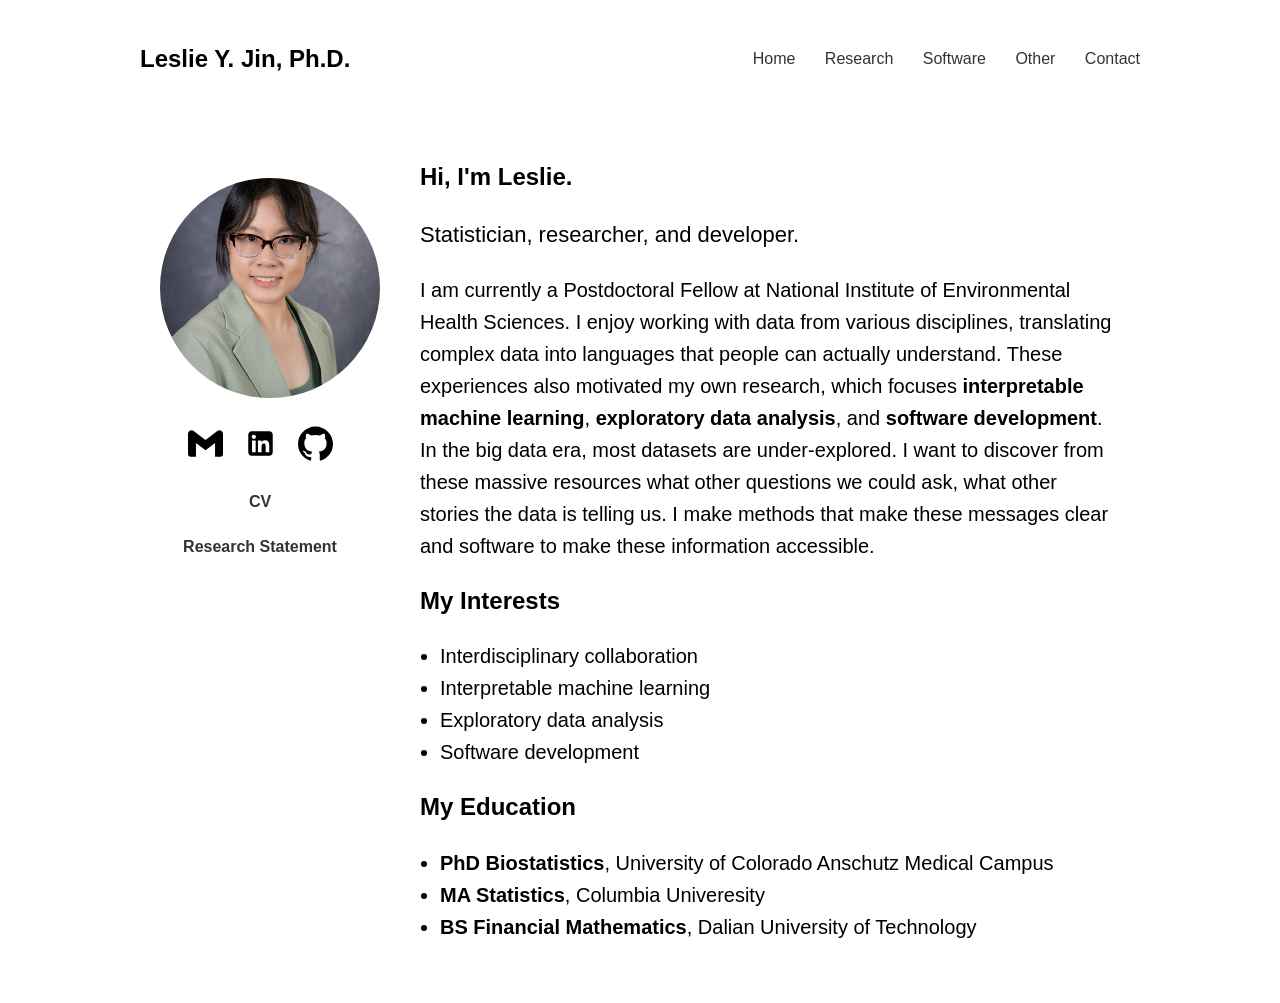
<file: index.html>
<!DOCTYPE html>
<html>
<head>
    <title>Leslie Y. Jin</title>
    <link rel="stylesheet" href="style.css">
</head>

<body>

    <nav>
        <div class="site-name">
            Leslie Y. Jin, Ph.D.
        </div>

        <div class="nav-links">
            <a href="index.html">Home</a>
            <a href="research.html">Research</a>
            <a href="software.html">Software</a>
            <a href="other.html">Other</a>
            <a href="contact.html">Contact</a>
        </div>
    </nav>


    <div class="container">

    <div class="side-bar">
        
        <div class="hero-image">

            <img src="Images/PHOTO.jpeg"
                alt="A photo of me">
        </div>

        <div class="social-icons">

            <a href="mailto:leslieyjin2465@gmail.com">
                <img src="Images/gmail.svg" alt="Email">
            </a>

            <a href="https://www.linkedin.com/in/yingjin2465" target="_blank">
                <img src="Images/linkedin.svg" alt="LinkedIn">
            </a>

            <a href="https://github.com/leslieyjin" target="_blank">
                <img src="Images/github.svg" alt="GitHub">
            </a>

        </div>  
            
        <div class="documents">
            <a href="Files/Curriculum_Vitae.pdf" target="_blank">CV</a>
        </div>

        <div class="documents">
            <a href="Files/Research_Statement.pdf" target="_blank">Research Statement</a>
        </div>

    </div>

     <div class="main-panel">


        <div class="hero-text">

                <h2>Hi, I'm Leslie.</h2>

                <p class="subtitle">
                    Statistician, researcher, and developer.
                </p>

                <p>
                    I am currently a Postdoctoral Fellow at National Institute of Environmental Health Sciences. 
                    I enjoy working with data from various disciplines, 
                    translating complex data into languages that people can actually understand. 
                    These experiences also motivated my own research, which focuses <strong>interpretable machine learning</strong>, 
                    <strong>exploratory data analysis</strong>, and <strong>software development</strong>. 
                    In the big data era, most datasets are under-explored.
                    I want to discover from these massive resources what other questions we could ask,
                    what other stories the data is telling us. 
                    I make methods that make these messages clear and software to make these information accessible. 
                </p>
            </div>
    

            <div class="hero-text">
                <h2>My Interests</h2>
                    <ul>
                        <li>Interdisciplinary collaboration</li>
                        <li>Interpretable machine learning</li>
                        <li>Exploratory data analysis</li>
                        <li>Software development</li>
                    </ul>
            </div>

            <div class="hero-text">
                <h2>My Education</h2>

                <ul>
                    <li><strong>PhD Biostatistics</strong>, University of Colorado Anschutz Medical Campus</li>
                    <li><strong>MA Statistics</strong>, Columbia Univeresity</li>
                    <li><strong>BS Financial Mathematics</strong>, Dalian University of Technology</li>
                    
                </ul>
            </div>

                <!-- Add your other degrees here -->

    </div>

    </div>




</body>
</html>
</file>
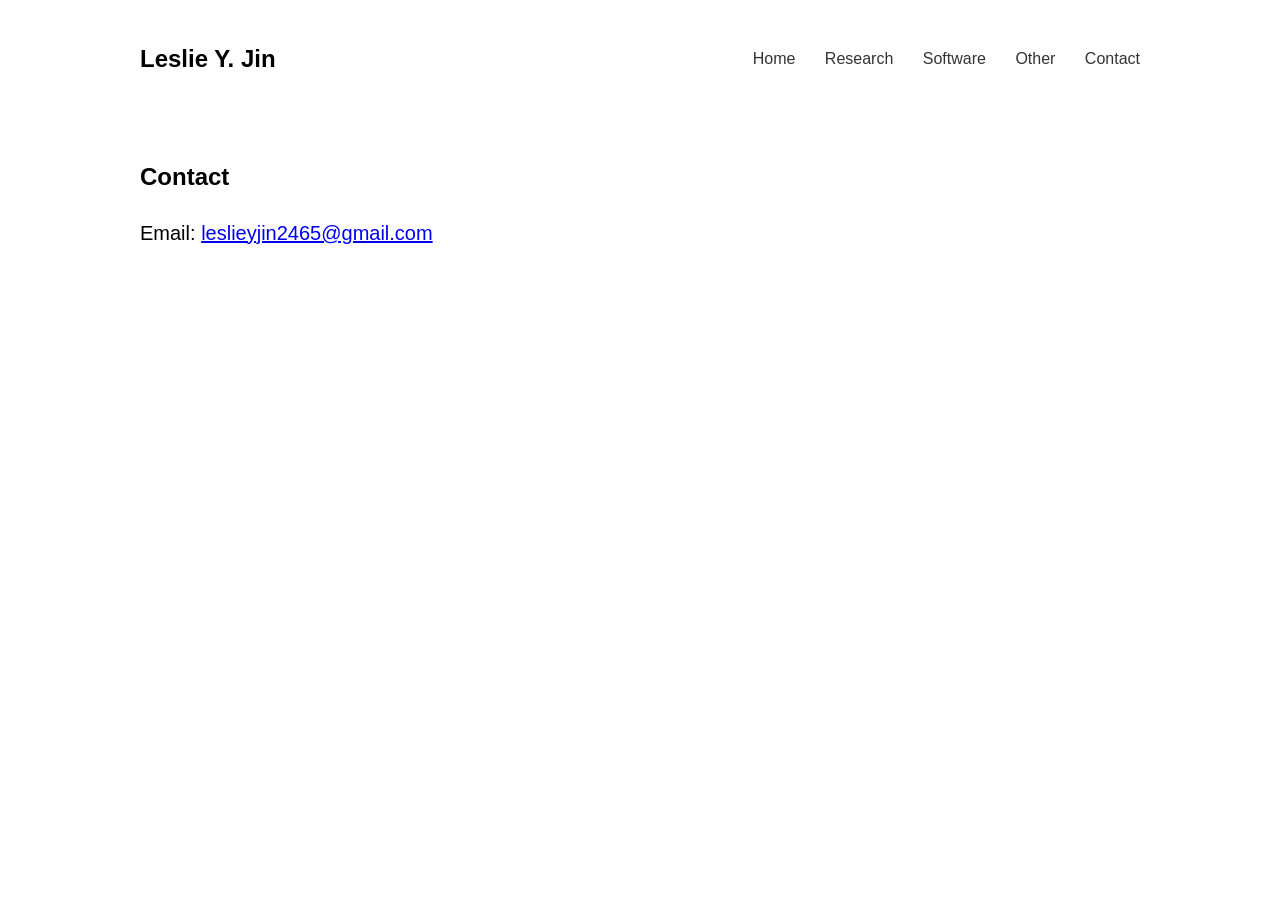
<file: contact.html>
<!DOCTYPE html>
<html>

<head>
    <title>Contact | Leslie Y.Jin</title>
    <link rel="stylesheet" href="style.css">
</head>

<body>

    <nav>
        <div class="site-name">
            Leslie Y. Jin
        </div>

        <div class="nav-links">
            <a href="index.html">Home</a>
            <a href="research.html">Research</a>
            <a href="software.html">Software</a>
            <a href="#other.html">Other</a>
            <a href="contact.html">Contact</a>
        </div>
    </nav>


    <main>

        <h2>Contact</h2>

        <p>
            Email:
            <a href="leslieyjin2465@gmail.com">
                leslieyjin2465@gmail.com
            </a>
        </p>


    </main>

</body>

</html>
</file>
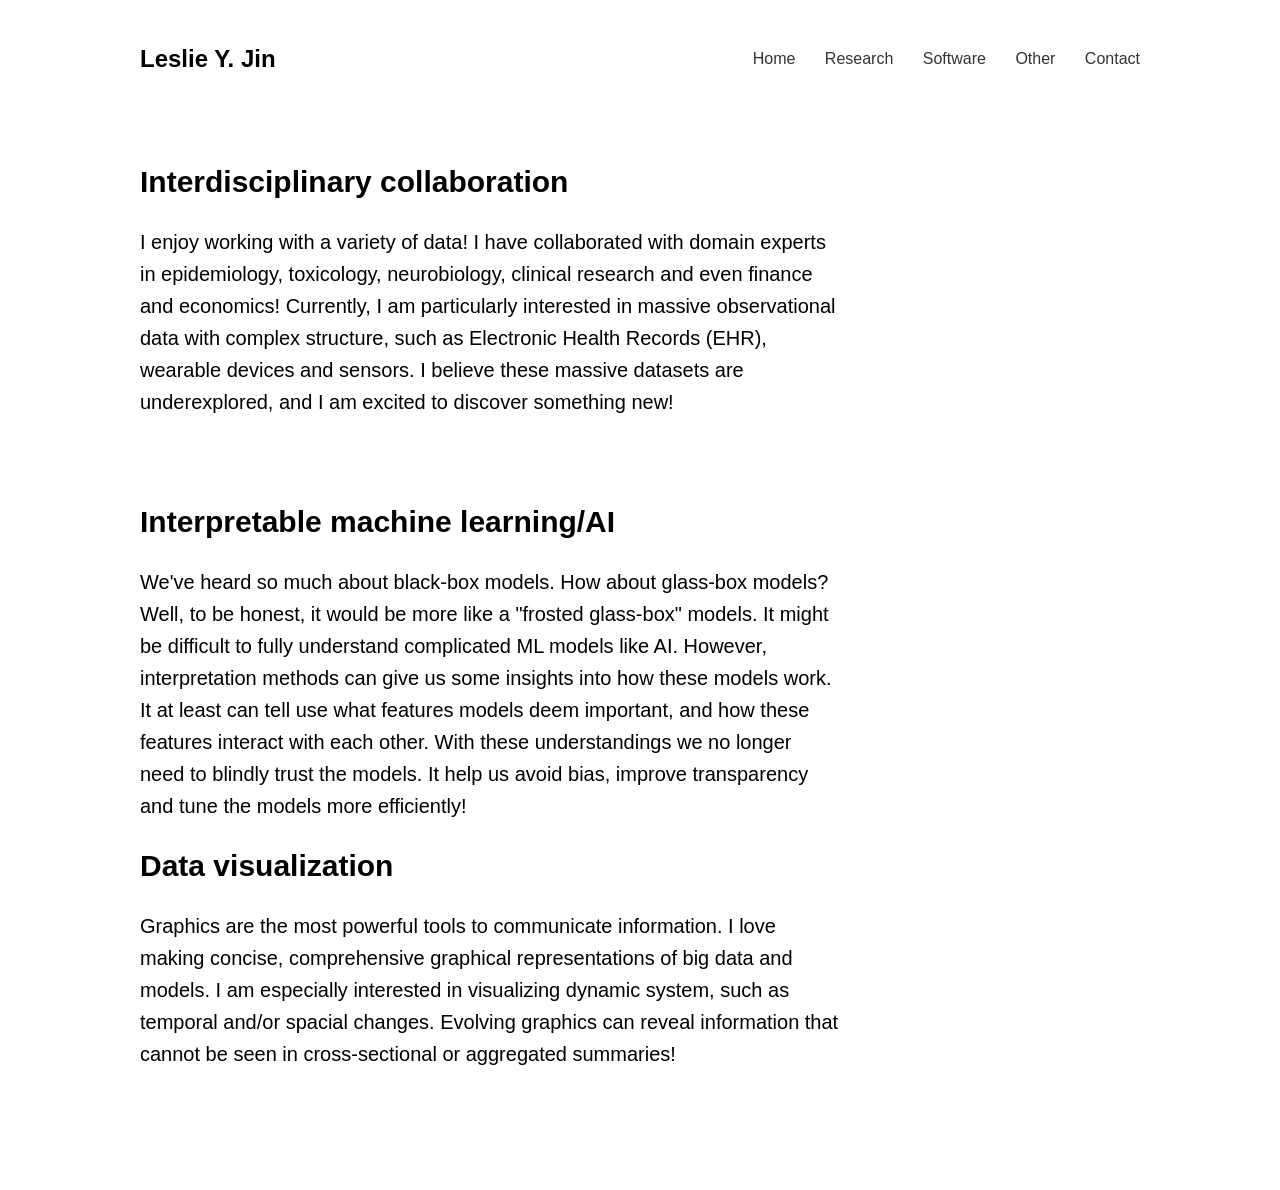
<file: research.html>
<!DOCTYPE html>
<html>

<head>
    <title>Research | Leslie Y. Jin</title>
    <link rel="stylesheet" href="style.css">
</head>

<body>

    <nav>
        <div class="site-name">
            Leslie Y. Jin
        </div>

        <div class="nav-links">
            <a href="index.html">Home</a>
            <a href="research.html">Research</a>
            <a href="software.html">Software</a>
            <a href="#other.html">Other</a>
            <a href="contact.html">Contact</a>
        </div>
    </nav>


    <main>

        

        <section>

            <h2>Interdisciplinary collaboration</h2>

            <p>
                I enjoy working with a variety of data! 
                I have collaborated with domain experts in epidemiology, toxicology, neurobiology, clinical research and even finance and economics!
                Currently, I am particularly interested in massive observational data with complex structure, 
                such as Electronic Health Records (EHR), wearable devices and sensors.
                I believe these massive datasets are underexplored, 
                and I am excited to discover something new! 
            </p>

        </section>

        <section>

            <h2>Interpretable machine learning/AI</h2>

            <p>
                We've heard so much about black-box models. How about glass-box models? 
                Well, to be honest, it would be more like a "frosted glass-box" models. 
                It might be difficult to fully understand complicated ML models like AI.
                However, interpretation methods can give us some insights into how these models work.
                It at least can tell use what features models deem important, and how these features interact with each other.
                With these understandings we no longer need to blindly trust the models. 
                It help us avoid bias, improve transparency and tune the models more efficiently!
            </p>


        <section>

            <h2>Data visualization</h2>

            <p>
                Graphics are the most powerful tools to communicate information. 
                I love making concise, comprehensive graphical representations of big data and models. 
                I am especially interested in visualizing dynamic system, such as temporal and/or spacial changes.
                Evolving graphics can reveal information that cannot be seen in cross-sectional or aggregated summaries! 

            </p>

        </section>


    </main>

</body>

</html>
</file>
<file: style.css>
body {
    font-family: Arial, sans-serif;
    max-width: 1000px;
    margin: auto;
    padding: 40px;
    line-height: 1.6;
}

h1 {
    font-size: 42px;
}

h2 {
    margin-top: 0px;
}

nav {
    display: flex;
    justify-content: space-between;
    align-items: center;
    margin-bottom: 80px;
    flex-wrap: wrap;
}

.site-name {
    font-size: 24px;
    font-weight: bold;
}

.nav-links a {
    margin-left: 25px;
    text-decoration: none;
    color: #333;
}

.nav-links a:hover {
    text-decoration: underline;
}

.side-bar {
    width: 20%;
    height: 100%;
    padding: 20px;
}

.container {
    display: flex;
    gap: 20px;
}

.main-panel {
    width: 75%;
    height: 100%;
    padding-left: 20px;
    padding-top: 0px;
}

.hero {
    display: flex;
    align-items: center;
    gap: 60px;
    margin-bottom: 50px;
}

.hero-image img {
    width: 220px;
    height: 220px;
    object-fit: cover;
    border-radius: 50%;
}

.hero-text h1 {
    font-size: 48px;
    margin-bottom: 10px;
}

.hero-text ul {
    font-size: 20px;
    padding-left: 20px;
}

.subtitle {
    font-size: 22px;
    margin-top: 0;
}

section {
    margin-bottom: 80px;
}

section h2 {
    font-size: 30px;
    margin-bottom: 20px;
}

p {
    font-size: 20px;
    max-width: 700px;
}


.social-icons {
    display: flex;
    justify-content: center;
    gap: 20px;
    margin-top: 20px;
}

.social-icons img {
    width: 35px;
    height: 35px;
    transition: opacity 0.2s;
}

.social-icons img:hover {
    opacity: 0.6;
}

.documents {
    display: flex;
    justify-content: center;
    gap: 25px;
    margin-top: 20px;
}

.documents a {
    text-decoration: none;
    color: #333;
    font-weight: bold;
}

.documents a:hover {
    text-decoration: underline;
}


.edu-title {
    font-size: 18px;
    font-style: italic;
    font-weight: bold;
}

.edu-school{
    font-size: 16px;
}


@media (max-width: 700px) {

    nav {
        flex-direction: column;
        gap: 20px;
    }

    .hero {
        flex-direction: column;
        text-align: center;
    }

    .hero-text h1 {
        font-size: 36px;
    }
}
</file>
